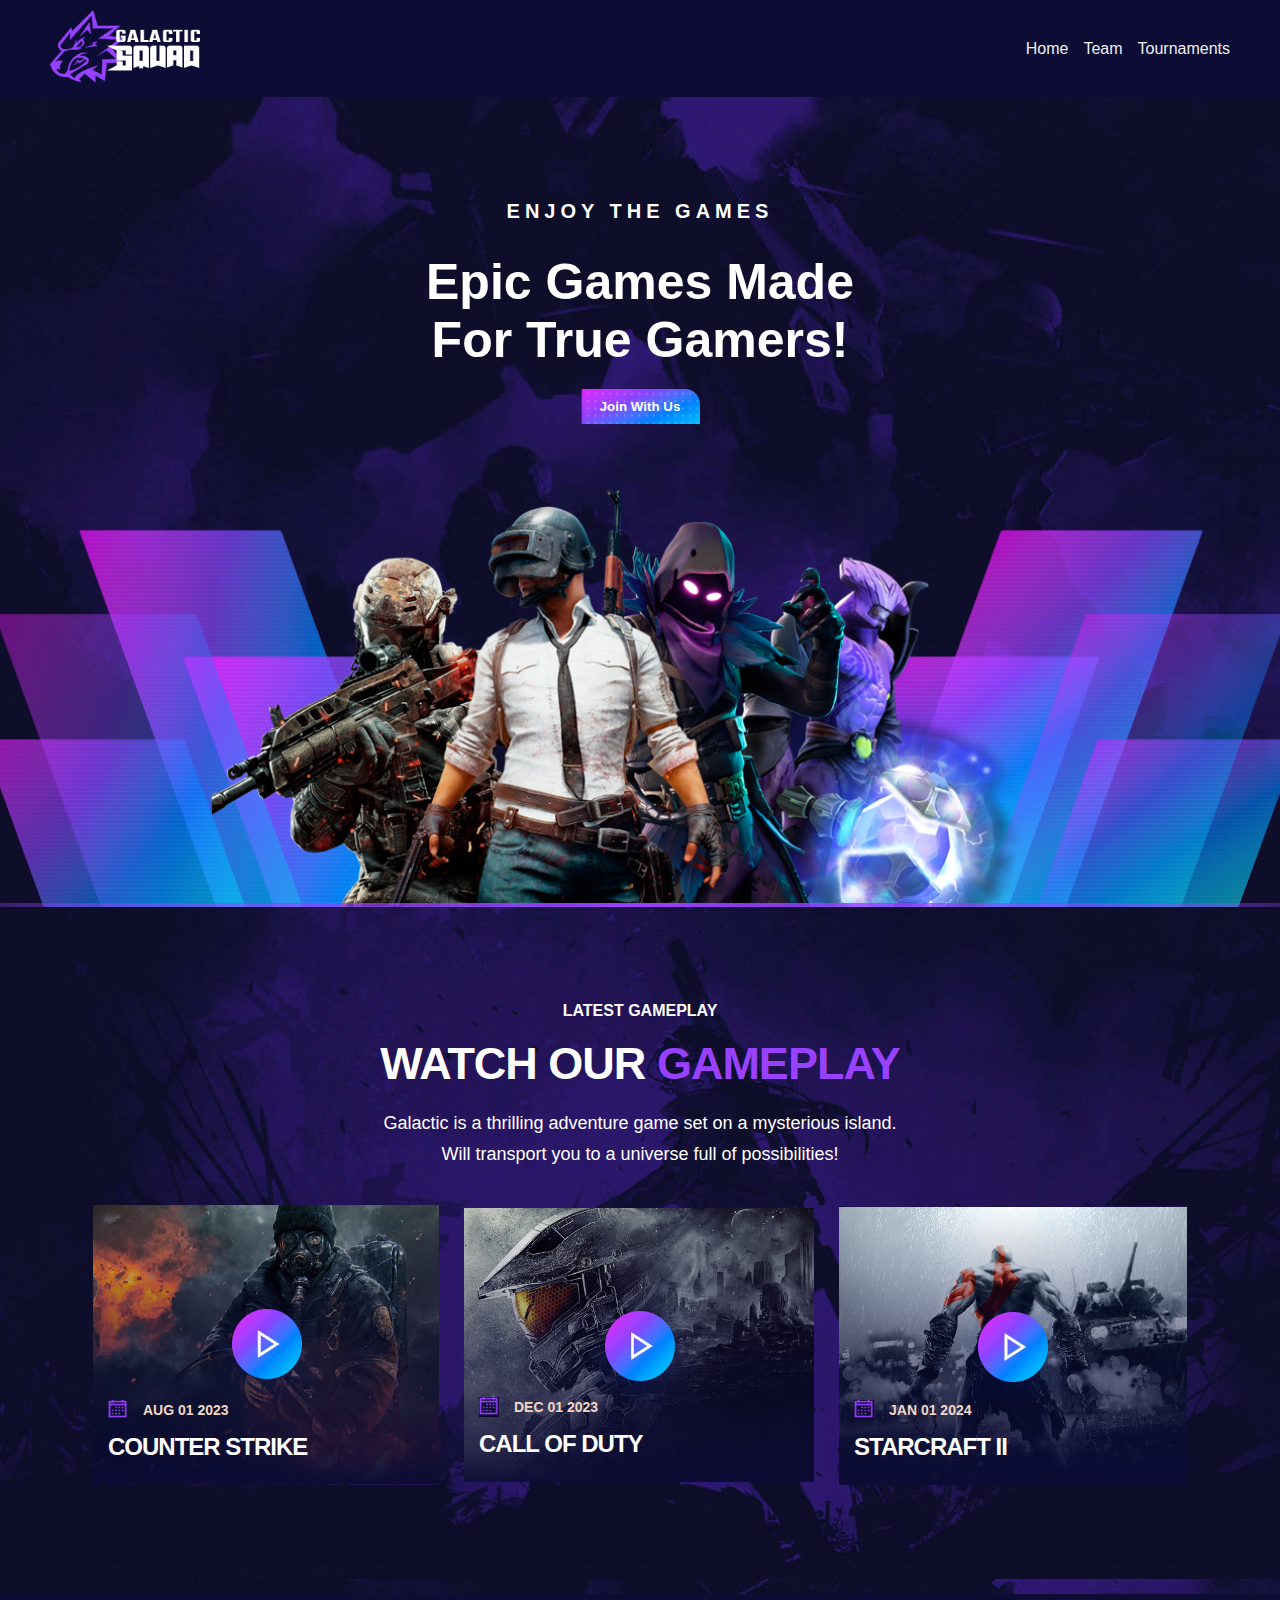
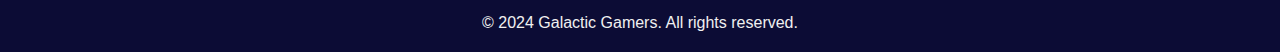
<file: index.html>
<!DOCTYPE html>
<html lang="en">

<head>
    <meta charset="UTF-8">
    <meta name="viewport" content="width=device-width, initial-scale=1.0">
    <title>Galactic Gamers - Home</title>
    <link rel="stylesheet" href="css/styles.css">
</head>

<body>
    <header>
        <div class="header-container">
           <a href="index.html">  <img src="assets/images/cropped-Logo.png" alt="Galactic Gamers Logo">  </a>
            <nav aria-label="Main Navigation">
                <ul>
                    <li><a href="index.html">Home</a></li>
                    <li><a href="team.html">Team</a></li>
                    <li><a href="tournaments.html">Tournaments</a></li>
                </ul>
            </nav>
        </div>
    </header>

    <main>
        <!-- Hero Section -->
        <section class="hero">
            <div>
                <h1 class="hero-title">Enjoy the games</h1>
                <h2 class="hero-second-title">Epic Games Made For True Gamers!</h2>
                <div><button class="hero-btn">Join With Us</button></div>

            </div>

        </section>

        <!-- watch our game play  -->

        <section class="watch-game">

            <div class="watch-game-container">
                <div class="watch-info">
                    <h3 class="watch-sub-heading">Latest Gameplay</h3>
                    <h2 class="watch-heading">Watch our <span class="mark">gameplay</span></h2>
                    <div>
                        <p>Galactic is a thrilling adventure game set on a mysterious island.</p>
                        <p> Will transport you to a universe full of possibilities! </p>
                    </div>
                </div>

                <div class="watch-video-container">
                    <div >
                        <div class="single-watch">
                            <a href=" https://www.youtube.com/watch?v=DZ965ztUzig" target="_blank"><img src="assets/images/watch-1.png" alt=""></a>
                            <div class="video-info ">
                                <div class="date-div"><img width="20" height="20" src="assets/images/date.png" alt="">
                                    <span>AUG 01 2023</span>
                                </div>
                                <h2>COUNTER STRIKE</h2>
                            </div>
                        </div>
                    </div>

                    <!-- 2nd  -->
                    <div>
                       <div  class="single-watch">
                        <a href="https://www.youtube.com/watch?v=DZ965ztUzig" target="_blank"><img src="assets/images/watch-2.png" alt=""></a>
                        <div class="video-info ">
                            <div class="date-div"><img width="20" height="20" src="assets/images/date.png" alt="">
                                <span>DEC 01 2023</span>
                            </div>
                            <h2>CALL OF DUTY</h2>
                        </div>
                       </div>
                    </div>
                    <!-- 3rd  -->
                    <div >
                        <div class="single-watch">
                            <a href="https://www.youtube.com/watch?v=DZ965ztUzig" target="_blank"><img src="assets/images/watch-3.png" alt=""></a>
                            <div class="video-info ">
                                <div class="date-div"><img width="20" height="20" src="assets/images/date.png" alt="">
                                    <span>JAN 01 2024</span>
                                </div>
                                <h2>STARCRAFT II</h2>
                            </div>
                        </div>
                    </div>
                </div>
                

            </div>

        </section>


    </main>

    <footer>
        <div class="footer-container">
            <p>&copy; 2024 Galactic Gamers. All rights reserved.</p>
        </div>
    </footer>
</body>

</html>
</file>
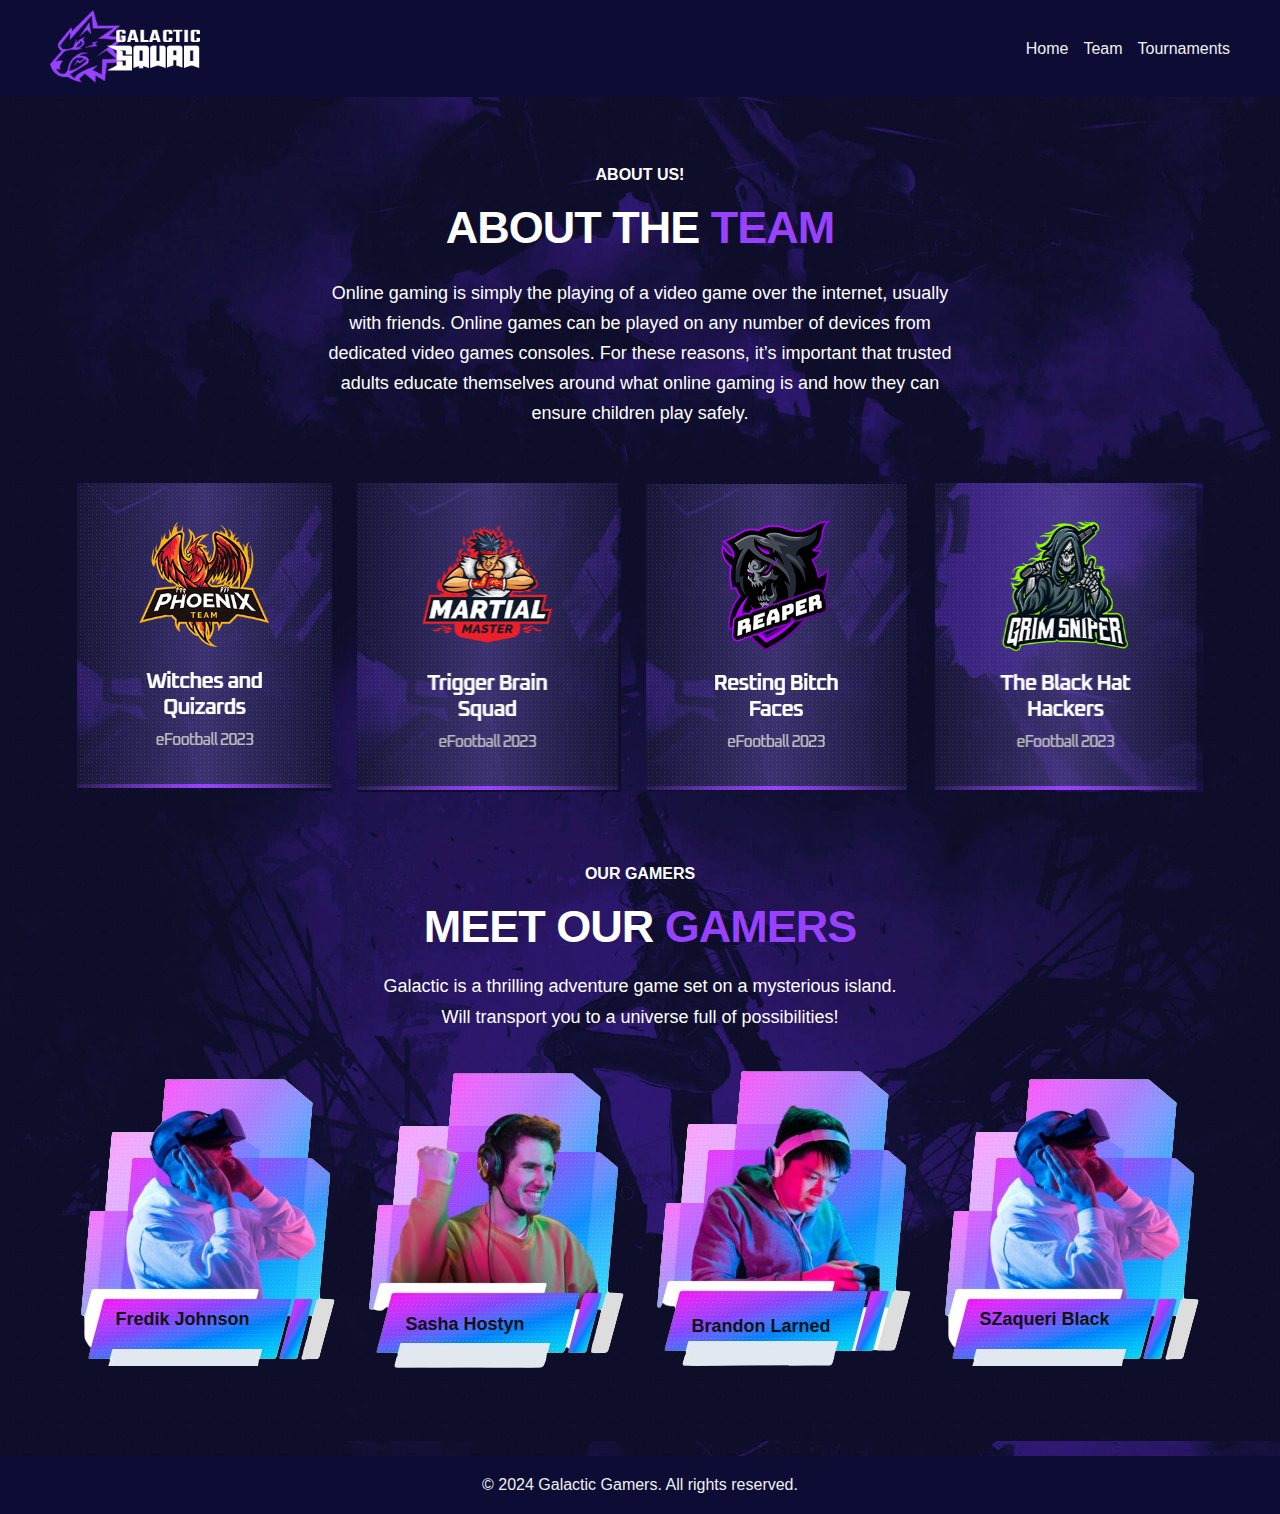
<file: team.html>
<!DOCTYPE html>
<html lang="en">

<head>
    <meta charset="UTF-8">
    <meta name="viewport" content="width=device-width, initial-scale=1.0">
    <title>Galactic Gamers - Home</title>
    <link rel="stylesheet" href="css/styles.css">
    <link rel="stylesheet" href="css/team.css">
</head>

<body>
    <header>
        <div class="header-container">
            <a href="index.html"> <img src="assets/images/cropped-Logo.png" alt="Galactic Gamers Logo"> </a>
            <nav aria-label="Main Navigation">
                <ul>
                    <li><a href="index.html">Home</a></li>
                    <li><a href="team.html">Team</a></li>
                    <li><a href="tournaments.html">Tournaments</a></li>
                </ul>
            </nav>
        </div>
    </header>

    <main class="team-main">
        <!-- Hero Section -->
        <section class="team-hero">
            <div class="watch-info">
                <h3 class="watch-sub-heading">ABOUT US!</h3>
                <h2 class="watch-heading"> ABOUT THE <span class="mark"> TEAM </span></h2>
                <div>
                    <p >Online gaming is simply the playing of a video game over the internet, usually with friends.
                        Online games can be played
                        on any number of devices from dedicated video games consoles. For these reasons, it’s important
                        that trusted adults
                        educate themselves around what online gaming is and how they can ensure children play safely.
                    </p>
                </div>
                <div class="watch-video-container">
                    <div>
                        <div class="single-watch">
                            <img src="assets/images/team-1.png" alt="team">
                            
                        </div>
                    </div>
                
                    <!-- 2nd  -->
                    <div>
                        <div class="single-watch">
                            <img src="assets/images/team-2.png" alt="team">
                           
                        </div>
                    </div>
                    <!-- 3rd  -->
                    <div>
                        <div class="single-watch">
                            <img src="assets/images/team-3.png" alt="team">
                            
                        </div>
                    </div>
                    <!-- 4th  -->
                    <div>
                        <div class="single-watch">
                            <img src="assets/images/team-4.png" alt="team">
                          
                        </div>
                    </div>
                </div>
            </div>

        </section>

        <!-- watch our game play  -->

        <section class="gemers">

            <div class="watch-game-container">
                <div class="watch-info">
                    <h3 class="watch-sub-heading">Our Gamers</h3>
                    <h2 class="watch-heading"> MEET OUR <span class="mark"> GAMERS </span></h2>
                    <div>
                        <p>Galactic is a thrilling adventure game set on a mysterious island.</p>
                        <p> Will transport you to a universe full of possibilities! </p>
                    </div>
                </div>

                <div class="watch-video-container">
                    <div>
                        <div class="single-watch">
                            <img src="assets/images/player-1.png" alt="player">
                            <div class="player-name ">
                               
                                <h2>Fredik Johnson</h2>
                            </div>
                        </div>
                    </div>

                    <!-- 2nd  -->
                    <div>
                        <div class="single-watch">
                            <img src="assets/images/player-2.png" alt="player">
                            <div class="player-name ">
                                
                                <h2>Sasha Hostyn</h2>
                            </div>
                        </div>
                    </div>
                    <!-- 3rd  -->
                    <div>
                        <div class="single-watch">
                            <img src="assets/images/player-3.png" alt="player">
                            <div class="player-name">
                                 <h2>Brandon Larned</h2>
                            </div>
                        </div>
                    </div> 
                     <!-- 4th  -->
                    <div>
                        <div class="single-watch">
                            <img src="assets/images/player-1.png" alt="player">
                            <div class="player-name">                                
                                <h2>SZaqueri Black </h2>
                            </div>
                        </div>
                    </div>
                </div>


            </div>

        </section>


    </main>

    <footer>
        <div class="footer-container">
            <p>&copy; 2024 Galactic Gamers. All rights reserved.</p>
        </div>
    </footer>
</body>

</html>
</file>
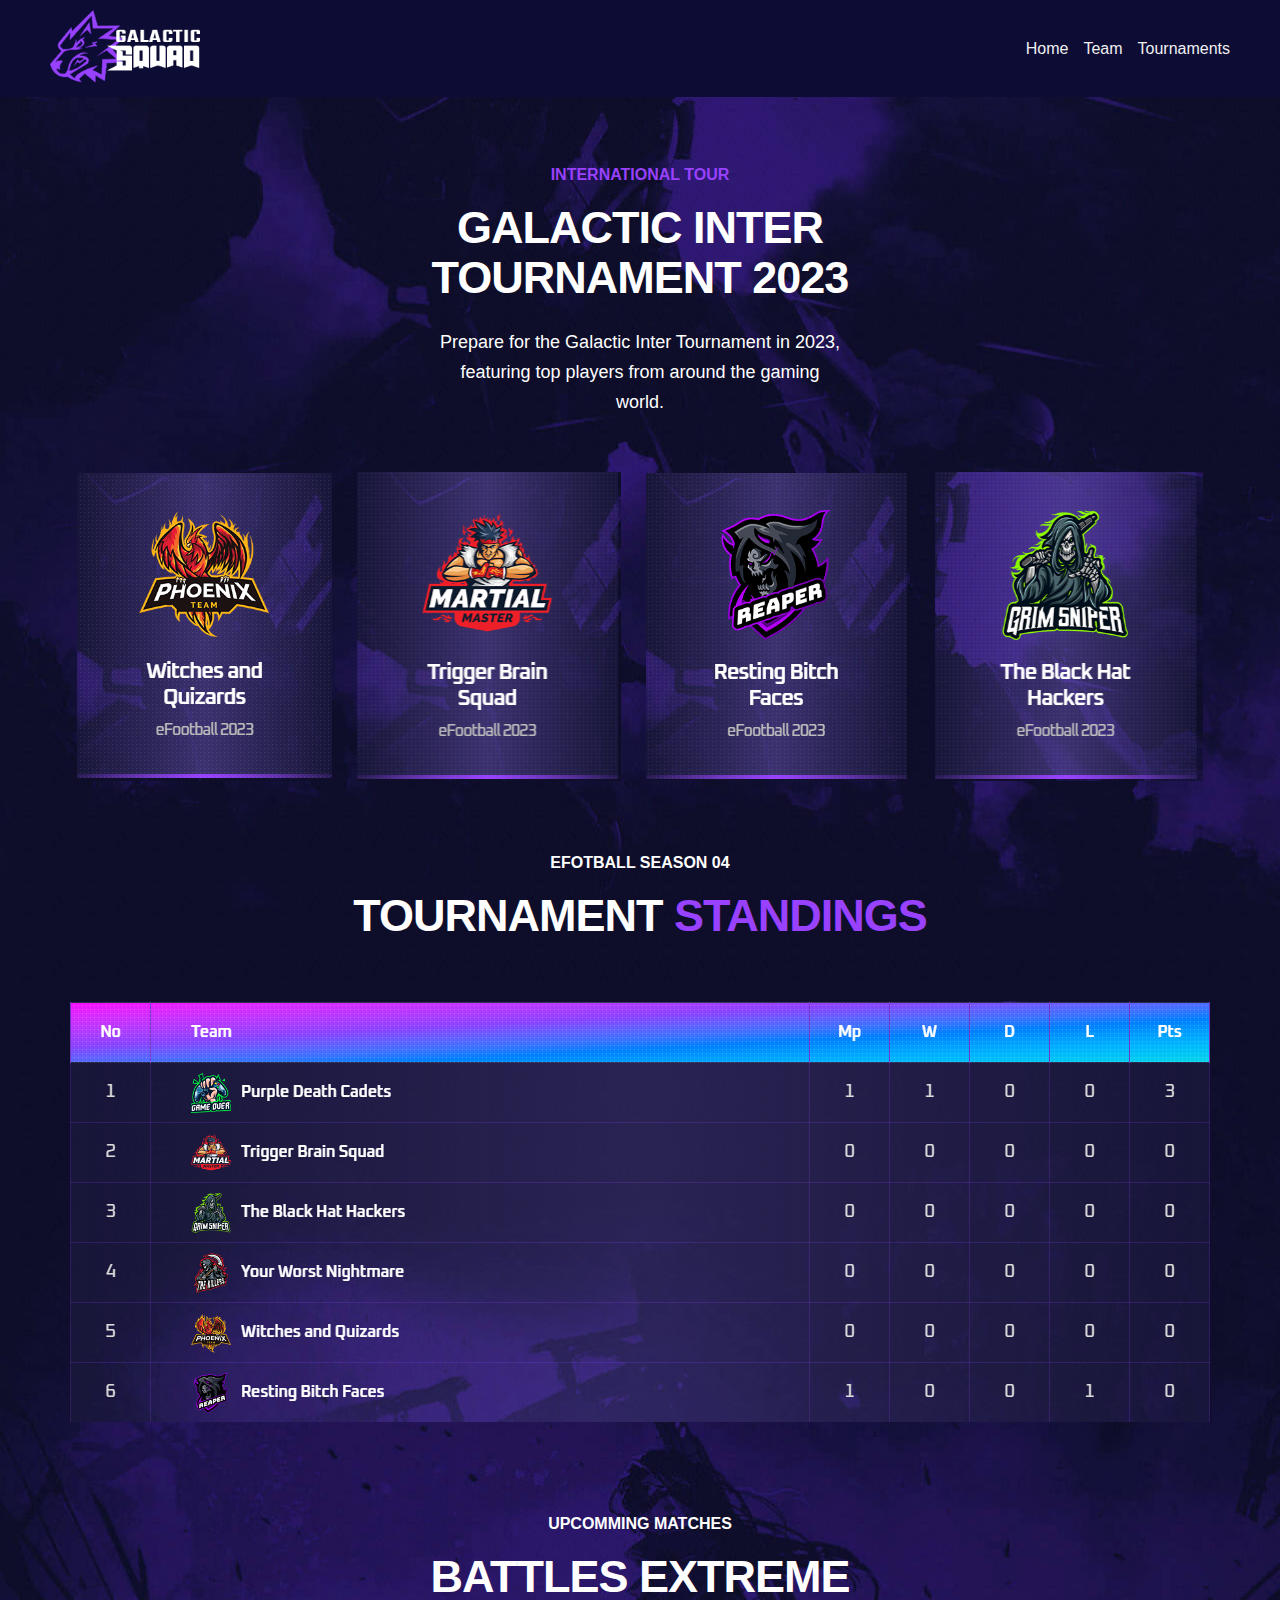
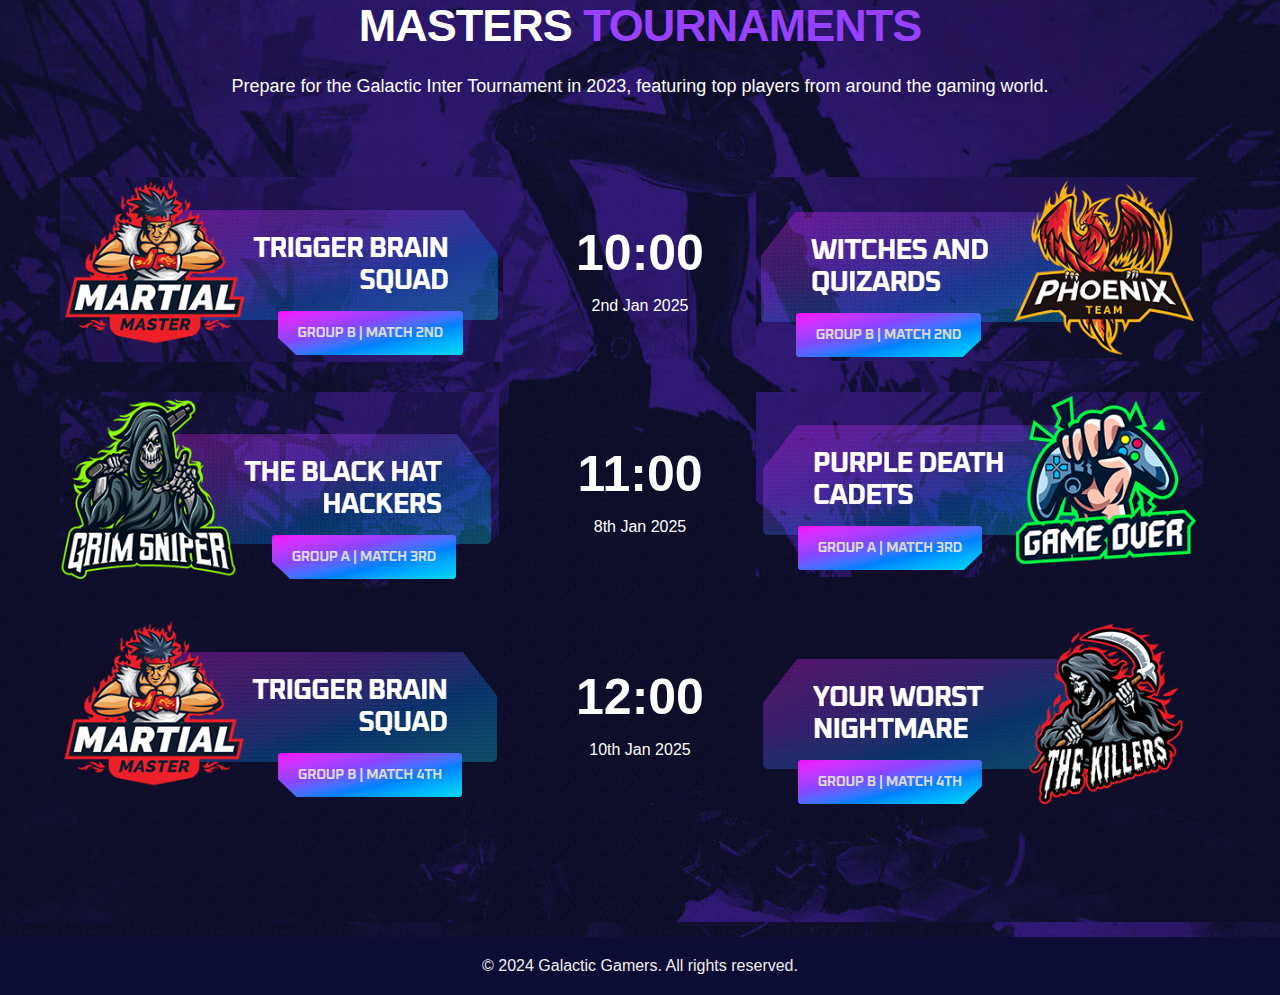
<file: tournaments.html>
<!DOCTYPE html>
<html lang="en">

<head>
    <meta charset="UTF-8">
    <meta name="viewport" content="width=device-width, initial-scale=1.0">
    <title>Galactic Gamers - Home</title>
    <link rel="stylesheet" href="css/styles.css">
    <link rel="stylesheet" href="css/team.css">
    <link rel="stylesheet" href="css/tournament.css">
</head>

<body>
    <header>
        <div class="header-container">
            <a href="index.html"> <img src="assets/images/cropped-Logo.png" alt="Galactic Gamers Logo"> </a>
            <nav aria-label="Main Navigation">
                <ul>
                    <li><a href="index.html">Home</a></li>
                    <li><a href="team.html">Team</a></li>
                    <li><a href="tournaments.html">Tournaments</a></li>
                </ul>
            </nav>
        </div>
    </header>

    <main class="team-main">
        <!-- Hero Section -->
        <section class="team-hero">
            <div class="watch-info">
                <h3 class="watch-sub-heading"><span class="mark">International tour</span></h3>
                <h2 class="watch-heading"> Galactic Inter <br> Tournament 2023</h2>
                <div>
                    <p class="tour-text">Prepare for the Galactic Inter Tournament in 2023, featuring top players from around the gaming
                        world.
                    </p>
                </div>
                <div class="watch-video-container">
                    <div>
                        <div class="single-watch">
                            <img src="assets/images/team-1.png" alt="team">

                        </div>
                    </div>

                    <!-- 2nd  -->
                    <div>
                        <div class="single-watch">
                            <img src="assets/images/team-2.png" alt="team">

                        </div>
                    </div>
                    <!-- 3rd  -->
                    <div>
                        <div class="single-watch">
                            <img src="assets/images/team-3.png" alt="team">

                        </div>
                    </div>
                    <!-- 4th  -->
                    <div>
                        <div class="single-watch">
                            <img src="assets/images/team-4.png" alt="team">

                        </div>
                    </div>
                </div>
            </div>

        </section>

        <!-- watch our game play  -->

        <section class="gemers ">

            <div class="watch-game-container">
                <div class="watch-info">
                    <h3 class="watch-sub-heading">Efotball season 04</h3>
                    <h2 class="watch-heading"> tournament <span class="mark"> standings</span></h2>


                </div>

                <div class="watch-video-container">
                    <div>
                        <div class="single-watch point-table">
                            <img src="assets/images/point-table.png" alt="player">

                        </div>
                    </div>
                </div>


            </div>

        </section>



        <!-- tournament our game play  -->

        <section class="gemers">

            <div class="watch-game-container">
                <div class="watch-info">
                    <h3 class="watch-sub-heading">upcomming matches</h3>
                    <h2 class="watch-heading"> battles extreme <br>
                        masters <span class="mark"> tournaments</span></h2>
                    <div>
                        <p>Prepare for the Galactic Inter Tournament in 2023, featuring top players from around the
                            gaming world.
                        </p>
                    </div>

                </div>

                <div class="match-main">
                    <div class="match-container">
                    
                    
                        <img src="assets/images/match-1.png" alt="match-1">
                    
                        <div class="match-time">
                            <h2>10:00</h2>
                            <p>2nd Jan 2025</p>
                        </div>
                    
                        <img src="assets/images/match-2.png" alt="match-2">
                    
                    
                    </div>

                    <!-- 2nd  -->
                    <div class="match-container">
                    
                    
                        <img src="assets/images/match-3.png" alt="match-1">
                    
                        <div class="match-time">
                            <h2>11:00</h2>
                            <p>8th Jan 2025</p>
                        </div>
                    
                        <img src="assets/images/match-4.png" alt="match-2">
                    
                    
                    </div>
                     <!-- 3rd  -->
                    <div class="match-container">
                    
                    
                        <img src="assets/images/match-5.png" alt="match-1">
                    
                        <div class="match-time">
                            <h2>12:00</h2>
                            <p>10th Jan 2025</p>
                        </div>
                    
                        <img src="assets/images/match-6.png" alt="match-2">
                    
                    
                    </div>
                </div>


            </div>

        </section>


    </main>

    <footer>
        <div class="footer-container">
            <p>&copy; 2024 Galactic Gamers. All rights reserved.</p>
        </div>
    </footer>
</body>

</html>
</file>
<file: css/styles.css>
/* General Styling */
* {
  margin: 0;
  padding: 0;
  box-sizing: border-box;
}

body {
  font-family: Arial, sans-serif;
  color: #121212;
  background-color: #ffffff;
}

header {
  background-color: #0c0c35;
  margin: auto;
  position: relative;
  position: sticky;
  top: 0;
  z-index: 1000;
}
.header-container {
  padding: 10px;
  display: flex;
  justify-content: space-between;
  align-items: center;
  max-width: 1200px;
  margin: auto;
}

header img {
  width: 150px;
  height: auto;
}

header nav ul {
  list-style-type: none;
  display: flex;
  gap: 15px;
  justify-content: center;
  align-items: center;
  margin-bottom: 20px;
}

header nav ul li a {
  color: #f0f0f0;
  text-decoration: none;
}

h1 {
  font-size: 2em;
  color: #00ffcc;
  margin-bottom: 10px;
}

button {
  background-color: #00ffcc;
  color: #121212;
  border: none;
  padding: 10px 20px;
  cursor: pointer;
  margin-top: 20px;
}

button:hover {
  background-color: #008080;
}
/* home page  */
.hero {
  text-align: center;

  background-color: #1b0e22;
  background-image: url("../assets/images/herobanner-img.png");
  background-size: cover;
  background-repeat: no-repeat;
  background-position: center;
  height: 90vh;
  margin: 0px;
  display: flex;
  flex-direction: column;
}

.hero-title {
  color: #fff;
  text-transform: uppercase;
  padding-top: 8%;
  font-size: 20px;
  letter-spacing: 5px;
}
.hero-second-title {
  color: #fff;
  text-transform: capitalize;
  font-size: 50px;
  width: 40%;
  margin: auto;
  padding-top: 20px;
}
.hero-btn {
  background-image: url("../assets/images/button-bg.png");
  background-size: cover;
  background-position: center;
  background-repeat: no-repeat;
  color: white;
  font-weight: bold;
  border-radius: 0px 15px 0px 0px;
}

.watch-game {
  background-color: #1b0e22;
  background-image: url("../assets/images/watch-bg.png");
  background-size: cover;
  background-repeat: no-repeat;
  background-position: center;

  display: flex;
  flex-direction: column;
  padding-top: 7%;
  padding-bottom: 7%;
}
.watch-game-container {
  max-width: 1200px;
  width: 100%;
  margin: auto;
}
.watch-info {
  display: flex;
  flex-direction: column;
  gap: 15px;
  justify-content: center;
  align-items: center;
  text-align: center;
}

.watch-sub-heading {
  font-size: 16px;
  line-height: 27px;
  color: #fff;
  letter-spacing: 0;
  text-transform: uppercase;
  font-weight: 600;
}
.watch-heading {
  position: relative;
  font-size: 45px;
  font-weight: 700;
  line-height: 1.1;
  letter-spacing: -1px;
  color: #fff;
  text-transform: uppercase;
}
.mark {
  color: #9841ff;
}
.watch-info p {
  color: #fff;

  margin: auto;
  font-size: 18px;
  margin-top: 10px;
}

.watch-video-container {
  display: flex;
  gap: 25px;
  margin-top: 40px;
  flex-wrap: wrap;
  align-items: center;
  justify-content: center;
}
.single-watch {
  cursor: pointer;
  position: relative;
}

.date-div {
  display: flex;
  font-size: 14px;
  line-height: 1;
  font-weight: 600;
  text-transform: uppercase;
  color: #f1d6c5;
  display: flex;
  align-items: center;
  column-gap: 5px;
  gap: 15px;
}
.video-info {
  display: flex;
  flex-direction: column;
  gap: 15px;
  position: absolute;
  bottom: 30px;
  left: 15px;
}
.video-info h2 {
  font-size: 24px;
  text-transform: uppercase;
  font-weight: 600;
  line-height: 1;
  letter-spacing: -1px;
  color: white;
  text-align: left;
}


ul {
  list-style-type: square;
  color: #00ffcc;
  text-align: left;
  padding: 0;
  margin-top: 20px;
}

footer {
  background-image: url("../assets/images/body-bg.jpg");

  color: #f0f0f0;
  padding: 15px;
  text-align: center;
  position: relative;
}
.footer-container {
  background-color: #0c0c35;
  position: absolute;
  left: 0;
  right: 0;
  padding: 20px;
}

/* Layout */
@media (max-width: 768px) {
  header img {
    width: 80px;
    height: auto;
  }
  .hero-second-title {
    color: #fff;
    text-transform: capitalize;
    font-size: 35px;
    width: 100%;
    margin: auto;
    padding-top: 20px;
  }
  .hero {
    text-align: center;

    background-color: #1b0e22;
    background-image: url("../assets/images/herobanner-img.png");
    background-size: cover;
    background-repeat: no-repeat;
    background-position: center;
    height: 70vh;
    margin: 0px;
    display: flex;
    flex-direction: column;
  }

  .watch-heading {
    font-size: 30px;
  }
}
</file>
<file: css/team.css>
.team-main{
    background-image: url("../assets/images/body-bg.jpg");
    background-size: cover;
    background-repeat: no-repeat;
    background-position: center;
}

.team-hero{
    display: flex;
    flex-direction: column;
    justify-items: center;
    justify-content: center;
    align-items: center;
    text-align: center;
    padding: 5% 0px; 
}
.gemers{
    padding-bottom: 5%;
}
.team-hero p{
    width: 50%;
    line-height: 30px;
}
.player-name{
    position: absolute;
    bottom: 40px;
    left: 40px;
   
}
.player-name h2{
    font-size: 18px;
   
}
</file>
<file: css/tournament.css>
.match-main{
   padding-top: 5% ;
   margin: 20px;

}
.match-container{
    display: grid;
    grid-template-columns: 2fr 1fr 2fr;
    padding-bottom: 30px; 
   

}
.match-container img{
   max-width: 100% ;   

}
.point-table img{
     max-width: 100% ; 
     padding: 20px ; 


}


.match-time {
    display: flex;
    flex-direction: column;
    justify-content: center;
    align-items: center ;
    color: white;
}

.match-time h2{
    font-size: 50px;
    color: white;
    margin-bottom: 15px;
}

@media (max-width: 768px) {
  .match-time h2{
    font-size: 20px;
    color: white;
    margin-bottom: 15px;
}  .match-time p{
    font-size: 11px;
    color: white;
    margin-bottom: 15px;
}
.tour-text{
    width: 100% !important;
}


}
</file>
